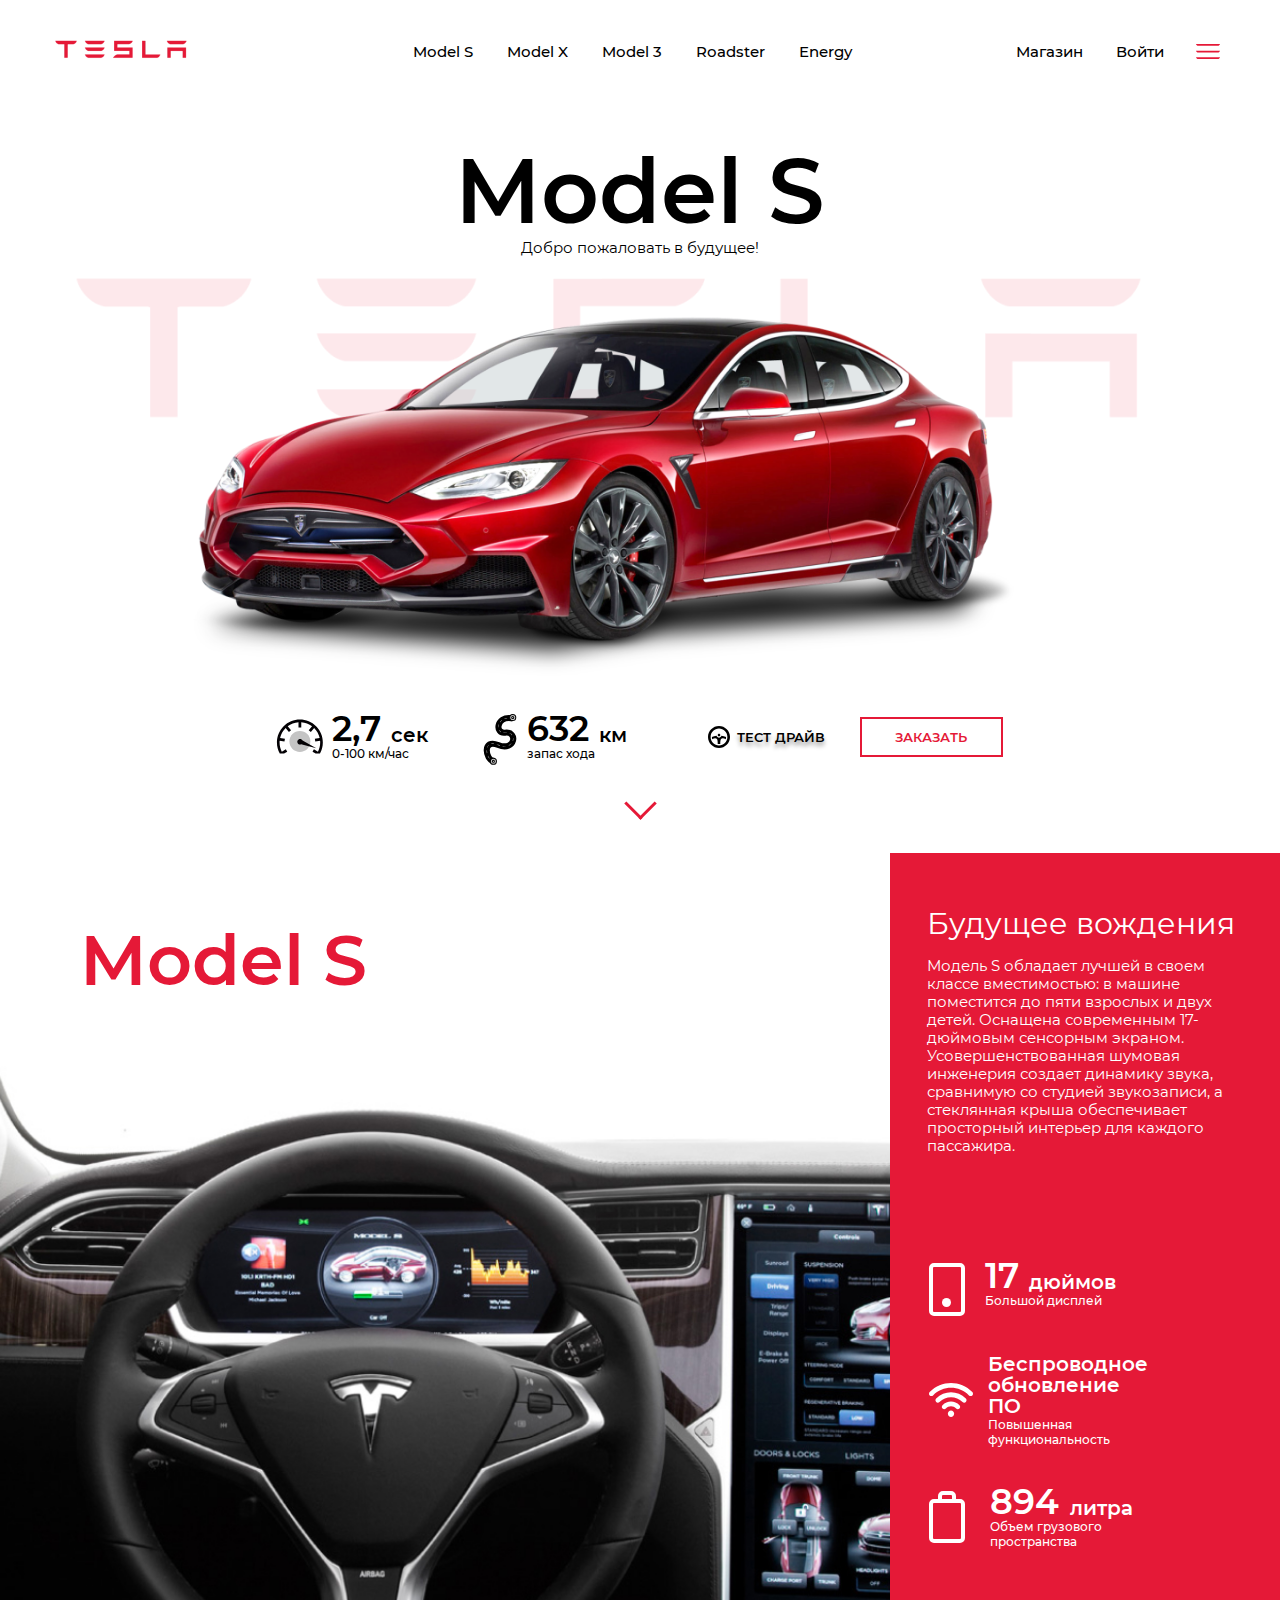
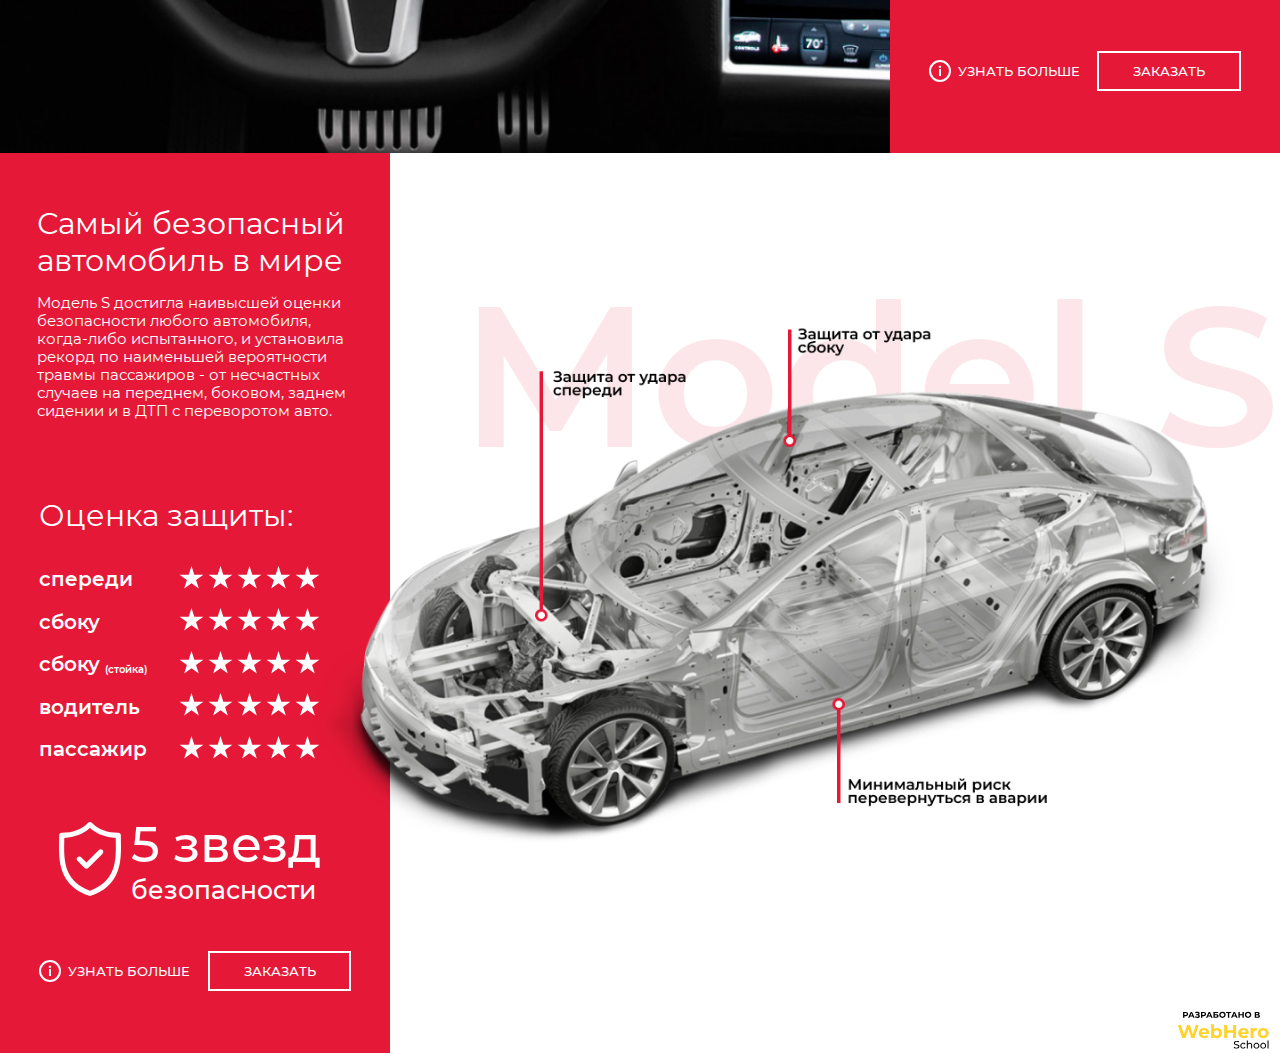
<file: index.html>
<!DOCTYPE html>
<html lang="ru">
<head>
 <meta charset="utf-8">
 <meta name="viewport" content="initial-scale=1.0, width=device-width">
 <link rel="stylesheet" href="fonts/fonts.css">
 <link rel="stylesheet" href="styles.css">
 <title>Tesla</title>
</head>
<body class="body">
  <svg style="display: none;">
    <symbol id="vector" viewBox="0 0 61 2">
        <path d="M4.60989 2H57.1099C58.3597 2 60.8599 0.551997 60.8599 0C60.8599 0 59.8456 9.53111e-06 58.5957 9.53111e-06H3.12404C1.87423 9.53111e-06 0.859894 0 0.859894 0C0.859894 0.551997 3.36008 2 4.60989 2Z"/>
    </symbol>
    <symbol id="burger" viewBox="0 0 24 15">
      <path d="M1.5 1.76471H22.5C22.9999 1.76471 24 0.487058 24 0C24 0 23.5943 8.40983e-06 23.0943 8.40983e-06H0.90566C0.405736 8.40983e-06 0 0 0 0C0 0.487058 1.00008 1.76471 1.5 1.76471Z"/>
      <path d="M1.5 8.43751H22.5C22.9999 8.43751 24 7.15985 24 6.67279C24 6.67279 23.5943 6.6728 23.0943 6.6728H0.90566C0.405736 6.6728 0 6.67279 0 6.67279C0 7.15985 1.00008 8.43751 1.5 8.43751Z"/>
      <path d="M1.5 15H22.5C22.9999 15 24 13.7223 24 13.2353C24 13.2353 23.5943 13.2353 23.0943 13.2353H0.90566C0.405736 13.2353 0 13.2353 0 13.2353C0 13.7223 1.00008 15 1.5 15Z"/>
    </symbol>
    <symbol id="speed" viewBox="0 0 134 102">
      <path d="M96.827 64.7326C96.827 81.3076 83.32 94.7444 66.6582 94.7444C49.9965 94.7444 36.4895 81.3076 36.4895 64.7326C36.4895 48.1575 49.9965 34.7208 66.6582 34.7208C83.32 34.7208 96.827 48.1575 96.827 64.7326Z" fill="#C4C4C4"/>
      <path d="M59.9929 68.6314C58.1224 64.6053 59.8573 59.8377 63.8484 58.0026C67.8309 56.1715 72.5828 57.9567 74.4533 61.9828L113.896 83.9728L70.1644 72.8114C66.2725 74.3106 61.7946 72.5092 59.9929 68.6314Z" fill="#030104"/>
      <path d="M20.0428 20.6684C32.4946 8.22633 49.0496 1.37427 66.6582 1.37427C84.2672 1.37427 100.823 8.22633 113.274 20.6684C125.726 33.1105 132.583 49.6529 132.583 67.2485C132.583 78.6098 129.718 89.5284 124.34 99.1905H112.018L103.006 93.9909L106.986 87.1023L118.574 93.7882C122.668 85.8233 124.981 76.801 124.981 67.2485C124.981 65.558 124.904 63.885 124.763 62.2304L110.945 64.6648L109.563 56.8315L123.543 54.3685C121.045 43.3473 115.412 33.5021 107.635 25.8201L98.1628 37.1L92.0648 31.9872L101.608 20.6223C92.8572 14.0559 82.2044 9.89135 70.6382 9.10906V24.195H62.6783V9.10906C51.1121 9.89197 40.4593 14.0562 31.7077 20.6226L41.2517 31.9872L35.154 37.1L25.6819 25.8198C17.9043 33.5021 12.272 43.3473 9.77393 54.3682L23.7534 56.8318L22.3708 64.6645L8.55456 62.2298C8.41286 63.8847 8.33601 65.5574 8.33601 67.2479C8.33601 76.801 10.6478 85.8236 14.7424 93.7879L26.3308 87.1026L30.3104 93.9909L21.2987 99.1899H8.97659C3.59811 89.5278 0.733978 78.6092 0.733978 67.2479C0.733673 49.6526 7.59155 33.1099 20.0428 20.6684Z" fill="#030104"/>
    </symbol>
    <symbol id="road_dasktop" viewBox="0 0 41 58">
      <path fill-rule="evenodd" clip-rule="evenodd" d="M21.3113 15.508C22.0047 16.439 23.2427 17.1217 25.2946 16.8469C28.8975 16.3644 31.6855 17.4456 33.3582 19.5167C34.9898 21.5368 35.3643 24.2642 34.6618 26.7102C33.9519 29.1819 32.1264 31.4474 29.2582 32.583C26.3942 33.717 22.6671 33.6599 18.216 31.8717C14.3494 30.3183 12.1258 30.5701 10.9292 31.2703C9.76165 31.9534 9.07789 33.3612 9.00606 35.3528C8.93489 37.3258 9.49503 39.5733 10.458 41.3899C11.4548 43.2703 12.6763 44.3246 13.6957 44.5294L13.1048 47.4706C10.7649 47.0006 8.95819 44.9658 7.80743 42.795C6.62285 40.5604 5.91602 37.7947 6.00801 35.2447C6.09932 32.7132 7.00882 30.0882 9.41418 28.6809C11.7904 27.2906 15.1193 27.3945 19.3343 29.0879C23.2814 30.6736 26.189 30.5716 28.1539 29.7937C30.1147 29.0173 31.3125 27.5041 31.7784 25.882C32.2516 24.2343 31.9543 22.5531 31.0244 21.4017C30.1357 20.3013 28.4726 19.4481 25.6928 19.8203C22.7058 20.2203 20.3325 19.216 18.9054 17.3002C17.5292 15.4527 17.1937 12.9741 17.7342 10.6548C18.28 8.31217 19.7384 6.01641 22.1216 4.4575C24.5164 2.89101 27.7478 2.12943 31.744 2.67673L31.3369 5.64898C27.9426 5.1841 25.4632 5.85647 23.7639 6.96808C22.0529 8.08727 21.0338 9.71377 20.6559 11.3356C20.2725 12.9807 20.5669 14.5087 21.3113 15.508Z" fill="black" stroke="black" stroke-width="3"/>
      <path fill-rule="evenodd" clip-rule="evenodd" d="M31.5133 4.36101C31.0533 4.298 30.6067 4.2542 30.1736 4.22836L30.1974 3.82907C30.641 3.85553 31.0978 3.90036 31.5676 3.96471L31.5133 4.36101ZM27.487 4.30828C26.5394 4.42942 25.6762 4.6483 24.896 4.9451L24.7538 4.57124C25.5647 4.26275 26.4587 4.03648 27.4363 3.91151L27.487 4.30828ZM22.5651 6.22218C21.8251 6.77927 21.2089 7.42361 20.7144 8.1187L20.3885 7.88681C20.9064 7.15888 21.5511 6.4848 22.3245 5.90261L22.5651 6.22218ZM19.5383 10.492C19.2674 11.3689 19.1549 12.2601 19.1966 13.1098L18.7971 13.1294C18.753 12.2313 18.8721 11.2936 19.1561 10.374L19.5383 10.492ZM19.8617 15.6393C20.2706 16.4114 20.8632 17.0592 21.6351 17.5108L21.4331 17.856C20.5921 17.364 19.9492 16.6592 19.5082 15.8265L19.8617 15.6393ZM25.4671 18.1354C26.0153 18.062 26.5366 18.0289 27.031 18.0327L27.0279 18.4327C26.5535 18.429 26.051 18.4607 25.5202 18.5318C25.0279 18.5978 24.5606 18.6198 24.1189 18.6016L24.1354 18.202C24.5522 18.2191 24.9962 18.1984 25.4671 18.1354ZM30.0887 18.633C31.1283 19.0834 31.9437 19.7615 32.5346 20.5791L32.2104 20.8134C31.6614 20.0538 30.9029 19.4217 29.9297 19.0001L30.0887 18.633ZM33.6511 23.5C33.7732 24.5216 33.6663 25.5879 33.334 26.6067L32.9537 26.4827C33.2685 25.5175 33.3689 24.5097 33.2539 23.5475L33.6511 23.5ZM14.6936 29.5255C13.6425 29.376 12.732 29.3912 11.9491 29.5384L11.8752 29.1452C12.7085 28.9886 13.6637 28.975 14.7499 29.1295L14.6936 29.5255ZM31.7737 29.3109C31.1083 30.0526 30.2724 30.6904 29.2687 31.1628L29.0984 30.8008C30.0534 30.3514 30.846 29.746 31.4759 29.0438L31.7737 29.3109ZM18.7006 30.6654C18.2456 30.4826 17.8073 30.3217 17.3851 30.1815L17.5111 29.8019C17.9416 29.9448 18.3876 30.1086 18.8497 30.2942C19.3381 30.4904 19.8142 30.6632 20.2779 30.8138L20.1543 31.1943C19.6817 31.0407 19.1971 30.8648 18.7006 30.6654ZM9.53944 30.6826C8.87649 31.2772 8.40685 32.0545 8.10782 32.95L7.72841 32.8233C8.04526 31.8745 8.5488 31.0338 9.27236 30.3848L9.53944 30.6826ZM26.2685 31.9792C25.3197 32.08 24.2835 32.0628 23.161 31.9044L23.2169 31.5084C24.3096 31.6625 25.3128 31.6785 26.2263 31.5814L26.2685 31.9792ZM7.70004 35.6573C7.69718 36.555 7.8044 37.4873 8.00519 38.4081L7.61437 38.4934C7.40806 37.5472 7.29708 36.5858 7.30005 35.6561L7.70004 35.6573ZM8.8538 41.0486C9.23517 41.9309 9.69747 42.748 10.2202 43.4495L9.89949 43.6885C9.35588 42.959 8.87868 42.1143 8.48664 41.2074L8.8538 41.0486ZM12.1993 45.3144C12.6017 45.5524 13.0168 45.719 13.4396 45.8039L13.3608 46.1961C12.8882 46.1012 12.4313 45.9163 11.9957 45.6588L12.1993 45.3144Z" fill="white" stroke="black" stroke-width="0.4" stroke-dasharray="3 3"/>
      <path d="M17 46.5C17 48.1569 15.6569 49.5 14 49.5C12.3431 49.5 11 48.1569 11 46.5C11 44.8431 12.3431 43.5 14 43.5C15.6569 43.5 17 44.8431 17 46.5Z" fill="#C4C4C4" stroke="black"/>
      <path d="M15 46.5C15 47.0523 14.5523 47.5 14 47.5C13.4477 47.5 13 47.0523 13 46.5C13 45.9477 13.4477 45.5 14 45.5C14.5523 45.5 15 45.9477 15 46.5Z" fill="white" stroke="black"/>
      <path d="M36 3.5C36 5.15685 34.6569 6.5 33 6.5C31.3431 6.5 30 5.15685 30 3.5C30 1.84315 31.3431 0.5 33 0.5C34.6569 0.5 36 1.84315 36 3.5Z" fill="#C4C4C4" stroke="black"/>
      <path d="M34 3.5C34 4.05228 33.5523 4.5 33 4.5C32.4477 4.5 32 4.05228 32 3.5C32 2.94772 32.4477 2.5 33 2.5C33.5523 2.5 34 2.94772 34 3.5Z" fill="white" stroke="black"/>
    </symbol>
    <symbol id="testdrive" viewBox="0 0 22 22">
      <path d="M11 0C4.95819 0 0 4.95819 0 11C0 17.0418 4.95819 22 11 22C17.0418 22 22 17.0418 22 11C22 4.95819 17.0418 0 11 0ZM11 19.3789C6.38002 19.3789 2.62109 15.62 2.62109 11C2.62109 6.38002 6.38002 2.62109 11 2.62109C15.62 2.62109 19.3789 6.38002 19.3789 11C19.3789 15.62 15.62 19.3789 11 19.3789Z"/>
      <path d="M12.2891 9.06641C12.2891 9.77841 11.712 10.3555 11 10.3555C10.288 10.3555 9.71094 9.77841 9.71094 9.06641C9.71094 8.3544 10.288 7.77734 11 7.77734C11.712 7.77734 12.2891 8.3544 12.2891 9.06641Z"/>
      <path d="M11 11.6446C9.85814 11.6446 8.89873 10.8936 8.56085 9.86356C6.85503 10.0495 5.26434 10.4067 3.91402 10.926C3.91368 10.9509 3.91016 10.975 3.91016 11C3.91016 11.7449 4.02715 12.4627 4.24098 13.1377C5.29573 12.5872 6.32849 12.2891 7.13281 12.2891C7.80571 12.2891 8.32251 12.4793 8.71208 12.8714C9.61275 13.7759 9.71597 15.6118 9.71799 17.9677C10.1344 18.0442 10.5618 18.0899 11 18.0899C11.4384 18.0899 11.8658 18.0442 12.2825 17.9677C12.284 15.6136 12.3867 13.7769 13.2879 12.8714C13.6775 12.4798 14.1936 12.2891 14.8672 12.2891C15.6609 12.2891 16.6959 12.5758 17.7605 13.1335C17.9737 12.4598 18.0898 11.7434 18.0898 11C18.0898 10.9755 18.0863 10.9519 18.0862 10.9275C16.6232 10.3634 15.0045 10.0348 13.4393 9.86322C13.1014 10.8936 12.142 11.6446 11 11.6446Z"/>
    </symbol>
    <symbol id="display" viewBox="0 0 36 53">
      <rect x="2" y="2" width="32" height="49" rx="3" stroke="white" stroke-width="4"/>
      <circle cx="17.5" cy="39.5" r="4.5" fill="white"/>
    </symbol>
    <symbol id="wifi" viewBox="0 0 44 34">
      <path d="M7.1535 15.6233C6.23627 16.561 6.23627 18.087 7.1535 19.0339C8.07073 19.9716 9.56347 19.9716 10.4897 19.0339C16.8384 12.5437 27.1707 12.5437 33.5193 19.0339C33.9779 19.5028 34.5804 19.7418 35.1829 19.7418C35.7854 19.7418 36.3879 19.5028 36.8465 19.0339C37.7638 18.0962 37.7638 16.5702 36.8465 15.6233C28.6634 7.2486 15.3366 7.2486 7.1535 15.6233Z" fill="white"/>
      <path d="M13.5201 22.1319C12.6029 23.0696 12.6029 24.5956 13.5201 25.5425C14.4374 26.4802 15.9301 26.4802 16.8563 25.5425C19.6889 22.6376 24.3111 22.6376 27.1437 25.5425C27.6023 26.0114 28.2048 26.2504 28.8073 26.2504C29.4098 26.2504 30.0123 26.0114 30.4709 25.5425C31.3881 24.6048 31.3881 23.0788 30.4709 22.1411C25.8038 17.3516 18.1962 17.3516 13.5201 22.1319Z" fill="white"/>
      <path d="M22 33.9999C23.7333 33.9999 25.1384 32.5635 25.1384 30.7916C25.1384 29.0197 23.7333 27.5833 22 27.5833C20.2667 27.5833 18.8616 29.0197 18.8616 30.7916C18.8616 32.5635 20.2667 33.9999 22 33.9999Z" fill="white"/>
      <path d="M43.3121 9.00446C31.559 -3.00149 12.441 -3.00149 0.687922 9.00446C-0.229307 9.94214 -0.229307 11.4682 0.687922 12.415C1.60515 13.3527 3.0979 13.3527 4.02412 12.415C13.9338 2.27525 30.0662 2.27525 39.9849 12.415C40.4435 12.8839 41.046 13.1229 41.6485 13.1229C42.251 13.1229 42.8535 12.8839 43.3121 12.415C44.2293 11.4774 44.2293 9.95133 43.3121 9.00446Z" fill="white"/>
    </symbol>
    <symbol id="bag" viewBox="0 0 36 52">
      <rect x="2" y="10" width="32" height="40" rx="3" stroke="white" stroke-width="4"/>
      <path d="M11 5C11 3.34315 12.3431 2 14 2H22C23.6569 2 25 3.34315 25 5V10H11V5Z" stroke="white" stroke-width="4"/>
    </symbol>
    <symbol id="i" viewBox="0 0 22 22">
      <circle cx="11" cy="11" r="10" stroke="white" stroke-width="2"/>
      <path d="M10.9949 8.031C11.7489 8.031 12.2559 7.537 12.2559 6.861C12.2559 6.237 11.7489 5.769 10.9949 5.769C10.2409 5.769 9.73392 6.263 9.73392 6.9C9.73392 7.537 10.2409 8.031 10.9949 8.031ZM9.98092 16H12.0089V9.006H9.98092V16Z" fill="white"/>
    </symbol>
    <symbol id="star" viewBox="0 0 25 23">
      <path d="M12.5 0L15.3064 8.63729H24.3882L17.0409 13.9754L19.8473 22.6127L12.5 17.2746L5.15268 22.6127L7.95911 13.9754L0.611794 8.63729H9.69357L12.5 0Z" fill="white"/>
    </symbol>
    <symbol id="security" viewBox="0 0 62 74">
      <path d="M61.9204 19.0536C61.8825 17.0557 61.8464 15.1683 61.8464 13.3424C61.8464 11.9119 60.6904 10.7522 59.2637 10.7522C48.2184 10.7522 39.8089 7.56873 32.7991 0.73341C31.7963 -0.244643 30.2006 -0.244297 29.1982 0.73341C22.1891 7.56873 13.7809 10.7522 2.73633 10.7522C1.31 10.7522 0.153644 11.9119 0.153644 13.3424C0.153644 15.1687 0.117831 17.0567 0.079607 19.055C-0.274393 37.6477 -0.759247 63.1112 30.1527 73.857C30.4268 73.9523 30.7126 74 30.9985 74C31.2843 74 31.5704 73.9523 31.8442 73.857C62.7586 63.1109 62.2744 37.6466 61.9204 19.0536ZM30.9988 68.6611C4.48773 59.0025 4.88856 37.8442 5.24429 19.1538C5.26564 18.032 5.2863 16.9448 5.30076 15.8791C15.6453 15.4412 23.9174 12.2974 30.9988 6.11063C38.0809 12.2974 46.3544 15.4415 56.6996 15.8791C56.7141 16.9445 56.7347 18.031 56.7561 19.152C57.1115 37.8431 57.5119 59.0022 30.9988 68.6611Z" fill="white"/>
      <path d="M39.8925 28.0021L27.4271 40.5031L22.1078 35.1683C21.0992 34.1571 19.4639 34.1571 18.4556 35.1683C17.447 36.1802 17.447 37.82 18.4556 38.8315L25.601 45.9977C26.1052 46.5033 26.7663 46.7561 27.4271 46.7561C28.088 46.7561 28.7491 46.5033 29.2533 45.9977L43.5445 31.6654C44.5534 30.6538 44.5534 29.0137 43.5448 28.0025C42.5365 26.9909 40.9012 26.9906 39.8925 28.0021Z" fill="white"/>
    </symbol>
    <symbol id="protection1" viewBox="0 0 14 281">
      <rect x="5" width="4" height="271" fill="#E51937"/>
      <circle cx="7" cy="274" r="5.5" fill="white" stroke="#E51937" stroke-width="3"/>
    </symbol>
    <symbol id="protection2" viewBox="0 0 14 132">
      <rect x="5" width="4" height="122" fill="#E51937"/>
      <circle cx="7" cy="125" r="5.5" fill="white" stroke="#E51937" stroke-width="3"/>
    </symbol>
    <symbol id="protection3" viewBox="0 0 14 118">
      <rect x="9" y="118" width="4.00001" height="108" transform="rotate(-180 9 118)" fill="#E51937"/>
      <circle cx="7" cy="7" r="5.5" transform="rotate(-180 7 7)" fill="white" stroke="#E51937" stroke-width="3"/>
    </symbol>
    <symbol id="footer" viewBox="0 0 94 39">
      <path d="M21.5401 14.3821L17.1798 27.7971H13.8667L10.9345 18.7132L7.90701 27.7971H4.61298L0.233643 14.3821H3.43246L6.44089 23.8109L9.58259 14.3821H12.4387L15.4852 23.8876L18.5888 14.3821H21.5401Z" fill="#FFD22E"/>
      <path d="M32.3261 22.6803C32.3261 22.7187 32.3071 22.987 32.2689 23.4852H24.5195C24.659 24.124 24.9891 24.6287 25.5095 24.9992C26.0299 25.3697 26.6774 25.555 27.4517 25.555C27.9849 25.555 28.4545 25.4783 28.8607 25.325C29.2795 25.1589 29.6667 24.9034 30.0222 24.5584L31.6026 26.2832C30.6378 27.3948 29.2288 27.9505 27.3755 27.9505C26.2203 27.9505 25.1984 27.7269 24.31 27.2798C23.4213 26.8198 22.7359 26.1874 22.2536 25.3825C21.7712 24.5776 21.53 23.6641 21.53 22.642C21.53 21.6327 21.7649 20.7256 22.2345 19.9207C22.7168 19.103 23.3706 18.4706 24.1958 18.0234C25.0335 17.5635 25.9664 17.3335 26.9946 17.3335C27.9974 17.3335 28.9051 17.5507 29.7175 17.9851C30.53 18.4195 31.1645 19.0455 31.6216 19.8632C32.0913 20.6681 32.3261 21.6071 32.3261 22.6803ZM27.0137 19.5949C26.341 19.5949 25.776 19.7865 25.3191 20.1698C24.8622 20.5531 24.5829 21.0769 24.4813 21.7413H29.5271C29.4255 21.0897 29.1463 20.5723 28.6894 20.189C28.2323 19.7929 27.6738 19.5949 27.0137 19.5949Z" fill="#FFD22E"/>
      <path d="M40.3592 17.3336C41.3114 17.3336 42.1745 17.5572 42.9487 18.0043C43.7358 18.4387 44.3515 19.0584 44.7958 19.8633C45.24 20.6554 45.4622 21.5817 45.4622 22.6421C45.4622 23.7025 45.24 24.6352 44.7958 25.4401C44.3515 26.2322 43.7358 26.8519 42.9487 27.299C42.1745 27.7334 41.3114 27.9506 40.3592 27.9506C38.9502 27.9506 37.8776 27.5035 37.1414 26.6091V27.7973H34.3043V13.5774H37.2747V18.5793C38.0236 17.7488 39.0518 17.3336 40.3592 17.3336ZM39.8451 25.4976C40.6068 25.4976 41.2288 25.2421 41.7111 24.731C42.2063 24.2072 42.4537 23.5109 42.4537 22.6421C42.4537 21.7733 42.2063 21.0834 41.7111 20.5724C41.2288 20.0485 40.6068 19.7866 39.8451 19.7866C39.0836 19.7866 38.4552 20.0485 37.9601 20.5724C37.4779 21.0834 37.2366 21.7733 37.2366 22.6421C37.2366 23.5109 37.4779 24.2072 37.9601 24.731C38.4552 25.2421 39.0836 25.4976 39.8451 25.4976Z" fill="#FFD22E"/>
      <path d="M59.8832 14.3821V27.7971H56.7985V22.2969H50.7436V27.7971H47.6591V14.3821H50.7436V19.6714H56.7985V14.3821H59.8832Z" fill="#FFD22E"/>
      <path d="M72.859 22.6803C72.859 22.7187 72.84 22.987 72.802 23.4852H65.0523C65.1921 24.124 65.522 24.6287 66.0426 24.9992C66.563 25.3697 67.2103 25.555 67.9846 25.555C68.5177 25.555 68.9874 25.4783 69.3936 25.325C69.8126 25.1589 70.1997 24.9034 70.5552 24.5584L72.1354 26.2832C71.1707 27.3948 69.7619 27.9505 67.9085 27.9505C66.7534 27.9505 65.7315 27.7269 64.8431 27.2798C63.9544 26.8198 63.2689 26.1874 62.7865 25.3825C62.3042 24.5776 62.0631 23.6641 62.0631 22.642C62.0631 21.6327 62.298 20.7256 62.7676 19.9207C63.2499 19.103 63.9037 18.4706 64.7287 18.0234C65.5664 17.5635 66.4995 17.3335 67.5277 17.3335C68.5305 17.3335 69.438 17.5507 70.2504 17.9851C71.0628 18.4195 71.6976 19.0455 72.1545 19.8632C72.6242 20.6681 72.859 21.6071 72.859 22.6803ZM67.5467 19.5949C66.8741 19.5949 66.3091 19.7865 65.8522 20.1698C65.3951 20.5531 65.1158 21.0769 65.0144 21.7413H70.06C69.9586 21.0897 69.6794 20.5723 69.2223 20.189C68.7654 19.7929 68.2068 19.5949 67.5467 19.5949Z" fill="#FFD22E"/>
      <path d="M77.6764 18.8475C78.0319 18.3492 78.5079 17.9723 79.1045 17.7168C79.7139 17.4613 80.4119 17.3335 81.199 17.3335V20.0932C80.869 20.0676 80.6468 20.0548 80.5326 20.0548C79.6821 20.0548 79.0157 20.2976 78.5334 20.7831C78.051 21.2558 77.8098 21.9713 77.8098 22.9295V27.7972H74.8395V17.4868H77.6764V18.8475Z" fill="#FFD22E"/>
      <path d="M87.7439 27.9505C86.6648 27.9505 85.6938 27.7269 84.8307 27.2798C83.9802 26.8198 83.3138 26.1874 82.8314 25.3825C82.3491 24.5776 82.1078 23.6641 82.1078 22.642C82.1078 21.6199 82.3491 20.7064 82.8314 19.9015C83.3138 19.0966 83.9802 18.4706 84.8307 18.0234C85.6938 17.5635 86.6648 17.3335 87.7439 17.3335C88.8228 17.3335 89.7875 17.5635 90.638 18.0234C91.4886 18.4706 92.155 19.0966 92.6374 19.9015C93.1197 20.7064 93.3608 21.6199 93.3608 22.642C93.3608 23.6641 93.1197 24.5776 92.6374 25.3825C92.155 26.1874 91.4886 26.8198 90.638 27.2798C89.7875 27.7269 88.8228 27.9505 87.7439 27.9505ZM87.7439 25.4975C88.5054 25.4975 89.1276 25.242 89.6099 24.7309C90.1049 24.2071 90.3525 23.5108 90.3525 22.642C90.3525 21.7732 90.1049 21.0833 89.6099 20.5723C89.1276 20.0484 88.5054 19.7865 87.7439 19.7865C86.9822 19.7865 86.3539 20.0484 85.8589 20.5723C85.3639 21.0833 85.1163 21.7732 85.1163 22.642C85.1163 23.5108 85.3639 24.2071 85.8589 24.7309C86.3539 25.242 86.9822 25.4975 87.7439 25.4975Z" fill="#FFD22E"/>
      <path d="M60.3972 38.5633C59.8241 38.5633 59.2692 38.4757 58.7324 38.3004C58.2031 38.1181 57.7858 37.8844 57.4812 37.5996L57.8838 36.7454C58.1739 37.0083 58.5439 37.2236 58.9935 37.3916C59.4506 37.5523 59.9184 37.6326 60.3972 37.6326C61.0282 37.6326 61.4998 37.5266 61.8116 37.3149C62.1235 37.0959 62.2796 36.8075 62.2796 36.4498C62.2796 36.1871 62.1925 35.9752 62.0184 35.8147C61.8515 35.6468 61.6412 35.5191 61.3873 35.4314C61.1406 35.3438 60.789 35.2452 60.3319 35.1358C59.7589 34.9969 59.2947 34.8583 58.9392 34.7195C58.591 34.5809 58.29 34.3692 58.0361 34.0844C57.7894 33.7924 57.6663 33.4019 57.6663 32.9125C57.6663 32.5037 57.7713 32.135 57.9818 31.8066C58.1994 31.478 58.5258 31.2152 58.961 31.0181C59.3961 30.821 59.9365 30.7224 60.5821 30.7224C61.0318 30.7224 61.4744 30.7808 61.9096 30.8976C62.3448 31.0145 62.7184 31.1824 63.0302 31.4014L62.6711 32.2775C62.352 32.0731 62.0112 31.9197 61.6484 31.8175C61.2857 31.708 60.9304 31.6533 60.5821 31.6533C59.9657 31.6533 59.5013 31.7664 59.1895 31.9927C58.8849 32.219 58.7324 32.511 58.7324 32.8688C58.7324 33.1317 58.8195 33.347 58.9935 33.515C59.1678 33.6755 59.3816 33.8034 59.6355 33.8983C59.8967 33.9859 60.2486 34.0808 60.691 34.183C61.264 34.3216 61.7245 34.4605 62.0728 34.5991C62.421 34.7377 62.7184 34.9496 62.965 35.2343C63.2187 35.5191 63.3457 35.9023 63.3457 36.3842C63.3457 36.7857 63.237 37.1544 63.0194 37.4901C62.8017 37.8186 62.4717 38.0815 62.0293 38.2786C61.5867 38.4684 61.0427 38.5633 60.3972 38.5633Z" fill="black"/>
      <path d="M67.2958 38.5418C66.7081 38.5418 66.1824 38.4141 65.718 38.1585C65.2611 37.9029 64.902 37.5526 64.6409 37.1072C64.3797 36.6545 64.2491 36.1435 64.2491 35.574C64.2491 35.0045 64.3797 34.4972 64.6409 34.0518C64.902 33.5993 65.2611 33.2488 65.718 33.0005C66.1824 32.7451 66.7081 32.6172 67.2958 32.6172C67.818 32.6172 68.2822 32.7232 68.6884 32.9349C69.1018 33.1466 69.4209 33.4532 69.6459 33.8547L68.8516 34.3695C68.6703 34.0921 68.4454 33.884 68.177 33.7452C67.9086 33.6066 67.6112 33.5372 67.2849 33.5372C66.9077 33.5372 66.5667 33.6211 66.262 33.7891C65.9647 33.9569 65.7289 34.1979 65.5549 34.5118C65.3881 34.8184 65.3046 35.1725 65.3046 35.574C65.3046 35.9828 65.3881 36.3442 65.5549 36.6581C65.7289 36.9649 65.9647 37.2021 66.262 37.3701C66.5667 37.538 66.9077 37.6218 67.2849 37.6218C67.6112 37.6218 67.9086 37.5526 68.177 37.4138C68.4454 37.2751 68.6703 37.0671 68.8516 36.7897L69.6459 37.2934C69.4209 37.6949 69.1018 38.0051 68.6884 38.2243C68.2822 38.4359 67.818 38.5418 67.2958 38.5418Z" fill="black"/>
      <path d="M74.0036 32.6164C74.7362 32.6164 75.3166 32.8319 75.7445 33.2626C76.1797 33.6861 76.3974 34.3102 76.3974 35.1353V38.4752H75.3528V35.2557C75.3528 34.6935 75.2186 34.2701 74.9502 33.9854C74.6819 33.7007 74.2974 33.5582 73.7968 33.5582C73.2311 33.5582 72.785 33.7262 72.4587 34.0619C72.1322 34.3906 71.969 34.8651 71.969 35.4856V38.4752H70.9244V30.3496H71.969V33.4926C72.1867 33.2152 72.4696 32.9997 72.8176 32.8465C73.1731 32.6931 73.5685 32.6164 74.0036 32.6164Z" fill="black"/>
      <path d="M80.8323 38.5418C80.2593 38.5418 79.7443 38.4141 79.2874 38.1585C78.8303 37.9029 78.4713 37.5526 78.2102 37.1072C77.9563 36.6545 77.8293 36.1435 77.8293 35.574C77.8293 35.0045 77.9563 34.4972 78.2102 34.0518C78.4713 33.5993 78.8303 33.2488 79.2874 33.0005C79.7443 32.7451 80.2593 32.6172 80.8323 32.6172C81.4053 32.6172 81.9167 32.7451 82.3664 33.0005C82.8235 33.2488 83.1788 33.5993 83.4327 34.0518C83.6938 34.4972 83.8244 35.0045 83.8244 35.574C83.8244 36.1435 83.6938 36.6545 83.4327 37.1072C83.1788 37.5526 82.8235 37.9029 82.3664 38.1585C81.9167 38.4141 81.4053 38.5418 80.8323 38.5418ZM80.8323 37.6218C81.2023 37.6218 81.5322 37.538 81.8224 37.3701C82.1199 37.1948 82.3519 36.9538 82.5187 36.6472C82.6857 36.3333 82.769 35.9755 82.769 35.574C82.769 35.1725 82.6857 34.8184 82.5187 34.5118C82.3519 34.1979 82.1199 33.9569 81.8224 33.7891C81.5322 33.6211 81.2023 33.5372 80.8323 33.5372C80.4623 33.5372 80.1287 33.6211 79.8314 33.7891C79.5413 33.9569 79.3091 34.1979 79.1351 34.5118C78.9681 34.8184 78.8848 35.1725 78.8848 35.574C78.8848 35.9755 78.9681 36.3333 79.1351 36.6472C79.3091 36.9538 79.5413 37.1948 79.8314 37.3701C80.1287 37.538 80.4623 37.6218 80.8323 37.6218Z" fill="black"/>
      <path d="M87.7364 38.5418C87.1632 38.5418 86.6484 38.4141 86.1913 38.1585C85.7344 37.9029 85.3753 37.5526 85.1141 37.1072C84.8602 36.6545 84.7333 36.1435 84.7333 35.574C84.7333 35.0045 84.8602 34.4972 85.1141 34.0518C85.3753 33.5993 85.7344 33.2488 86.1913 33.0005C86.6484 32.7451 87.1632 32.6172 87.7364 32.6172C88.3094 32.6172 88.8208 32.7451 89.2705 33.0005C89.7274 33.2488 90.0829 33.5993 90.3368 34.0518C90.598 34.4972 90.7285 35.0045 90.7285 35.574C90.7285 36.1435 90.598 36.6545 90.3368 37.1072C90.0829 37.5526 89.7274 37.9029 89.2705 38.1585C88.8208 38.4141 88.3094 38.5418 87.7364 38.5418ZM87.7364 37.6218C88.1062 37.6218 88.4364 37.538 88.7265 37.3701C89.0238 37.1948 89.256 36.9538 89.4228 36.6472C89.5896 36.3333 89.6731 35.9755 89.6731 35.574C89.6731 35.1725 89.5896 34.8184 89.4228 34.5118C89.256 34.1979 89.0238 33.9569 88.7265 33.7891C88.4364 33.6211 88.1062 33.5372 87.7364 33.5372C87.3664 33.5372 87.0327 33.6211 86.7353 33.7891C86.4452 33.9569 86.213 34.1979 86.039 34.5118C85.8722 34.8184 85.7887 35.1725 85.7887 35.574C85.7887 35.9755 85.8722 36.3333 86.039 36.6472C86.213 36.9538 86.4452 37.1948 86.7353 37.3701C87.0327 37.538 87.3664 37.6218 87.7364 37.6218Z" fill="black"/>
      <path d="M92.1755 30.3496H93.2201V38.4752H92.1755V30.3496Z" fill="black"/>
      <path d="M8.09763 0.921696H5.48254V6.96314H6.88071V5.29743H8.09763C9.71156 5.29743 10.7213 4.46026 10.7213 3.11388C10.7213 1.75887 9.71156 0.921696 8.09763 0.921696ZM8.01995 4.15819H6.88071V2.06094H8.01995C8.87439 2.06094 9.30592 2.44932 9.30592 3.11388C9.30592 3.76981 8.87439 4.15819 8.01995 4.15819Z" fill="black"/>
      <path d="M15.9663 6.96314H17.4335L14.7321 0.921696H13.3512L10.6584 6.96314H12.0911L12.6262 5.66855H15.4312L15.9663 6.96314ZM13.075 4.60698L14.033 2.29397L14.991 4.60698H13.075Z" fill="black"/>
      <path d="M21.6696 3.81296C22.2047 3.57993 22.5413 3.11388 22.5413 2.527C22.5413 1.4309 21.3331 0.792236 19.9349 0.792236C19.2444 0.792236 18.5195 0.947588 17.8635 1.28418L18.2864 2.37164C18.8043 2.0782 19.3998 1.94011 19.909 1.94011C20.5908 1.94011 21.1259 2.19903 21.1259 2.69098C21.1259 3.08799 20.798 3.33828 20.2283 3.33828H18.8561V4.39121H20.3319C20.9619 4.39121 21.3762 4.61561 21.3762 5.07303C21.3762 5.63403 20.7289 5.92747 19.9349 5.92747C19.348 5.92747 18.6748 5.77212 18.1225 5.43552L17.6909 6.43668C18.4418 6.86821 19.2962 7.06671 20.0989 7.06671C21.5488 7.06671 22.7916 6.41078 22.7916 5.27154C22.7916 4.58972 22.3687 4.05462 21.6696 3.81296Z" fill="black"/>
      <path d="M26.5136 0.921696H23.8985V6.96314H25.2967V5.29743H26.5136C28.1275 5.29743 29.1373 4.46026 29.1373 3.11388C29.1373 1.75887 28.1275 0.921696 26.5136 0.921696ZM26.4359 4.15819H25.2967V2.06094H26.4359C27.2904 2.06094 27.7219 2.44932 27.7219 3.11388C27.7219 3.76981 27.2904 4.15819 26.4359 4.15819Z" fill="black"/>
      <path d="M34.3822 6.96314H35.8495L33.1481 0.921696H31.7672L29.0744 6.96314H30.5071L31.0422 5.66855H33.8471L34.3822 6.96314ZM31.491 4.60698L32.449 2.29397L33.407 4.60698H31.491Z" fill="black"/>
      <path d="M36.6506 6.96314H39.516C41.0695 6.96314 41.9585 6.26406 41.9585 5.05577C41.9585 3.89927 41.1731 3.27786 39.7145 3.27786H38.0402V2.03505H41.5269V0.921696H36.6506V6.96314ZM38.0402 5.92747V4.30491H39.4383C40.1719 4.30491 40.543 4.56383 40.543 5.09893C40.543 5.64266 40.1547 5.92747 39.4383 5.92747H38.0402Z" fill="black"/>
      <path d="M45.9051 7.06671C47.8038 7.06671 49.2106 5.74622 49.2106 3.94242C49.2106 2.13862 47.8038 0.818128 45.9051 0.818128C43.9977 0.818128 42.5996 2.14725 42.5996 3.94242C42.5996 5.73759 43.9977 7.06671 45.9051 7.06671ZM45.9051 5.87568C44.8263 5.87568 44.015 5.0903 44.015 3.94242C44.015 2.79455 44.8263 2.00916 45.9051 2.00916C46.9839 2.00916 47.7952 2.79455 47.7952 3.94242C47.7952 5.0903 46.9839 5.87568 45.9051 5.87568Z" fill="black"/>
      <path d="M54.8208 0.921696H49.582V2.06094H51.5066V6.96314H52.8876V2.06094H54.8208V0.921696Z" fill="black"/>
      <path d="M60.0213 6.96314H61.4885L58.7871 0.921696H57.4062L54.7135 6.96314H56.1462L56.6813 5.66855H59.4862L60.0213 6.96314ZM57.1301 4.60698L58.0881 2.29397L59.0461 4.60698H57.1301Z" fill="black"/>
      <path d="M66.4324 0.921696V3.30375H63.6879V0.921696H62.2897V6.96314H63.6879V4.48615H66.4324V6.96314H67.8306V0.921696H66.4324Z" fill="black"/>
      <path d="M72.2269 7.06671C74.1256 7.06671 75.5324 5.74622 75.5324 3.94242C75.5324 2.13862 74.1256 0.818128 72.2269 0.818128C70.3195 0.818128 68.9213 2.14725 68.9213 3.94242C68.9213 5.73759 70.3195 7.06671 72.2269 7.06671ZM72.2269 5.87568C71.148 5.87568 70.3368 5.0903 70.3368 3.94242C70.3368 2.79455 71.148 2.00916 72.2269 2.00916C73.3057 2.00916 74.117 2.79455 74.117 3.94242C74.117 5.0903 73.3057 5.87568 72.2269 5.87568Z" fill="black"/>
      <path d="M83.2396 3.81296C83.7747 3.55404 84.094 3.09662 84.094 2.48384C84.094 1.48269 83.2655 0.921696 81.8673 0.921696H79.0537V6.96314H82.0313C83.5589 6.96314 84.3788 6.31585 84.3788 5.26291C84.3788 4.5293 83.9732 4.02873 83.2396 3.81296ZM80.4432 1.95737H81.7465C82.3506 1.95737 82.6699 2.21629 82.6699 2.69098C82.6699 3.17429 82.3506 3.42458 81.7465 3.42458H80.4432V1.95737ZM81.9795 5.92747H80.4432V4.39984H81.9795C82.6268 4.39984 82.9634 4.6415 82.9634 5.15071C82.9634 5.67718 82.6268 5.92747 81.9795 5.92747Z" fill="black"/>
    </symbol>
  </svg>
	<header class="header">
    <div class="header__logo">
      <img src="img/Tesla-Logo.png" alt="" class="header__logo-img">
    </div>
    <nav class="header__nav">
      <a href="#" class="header__nav-link">Model S</a>
      <a href="#" class="header__nav-link">Model X</a>
      <a href="#" class="header__nav-link">Model 3</a>
      <a href="#" class="header__nav-link">Roadster</a>
      <a href="#" class="header__nav-link">Energy</a>
    </nav>
    <div class="header__menu">
        <a href="#" class="header__nav-link">Магазин</a>
        <a href="#" class="header__nav-link">Войти</a>
      <svg class="header__menu-burger">
        <use xlink:href="#burger"></use>
      </svg>
    </div>
  </header>
  <main class="main">
    <img class="main__img-background" src="img/Tesla-Background.png" alt="">
    <div class="main__title">
      <h1 class="main__h1">Model S</h1>
      <span class="main__span">
        Добро пожаловать в будущее!
      </span>
      <img class="main__img-tesla" src="img/tesla.png" alt="" >
    </div>
    <div class="main__wrap">
      <div class="main__inner">
        <div class="main__inner-speed">
          <svg class="main__img-speed">
            <use xlink:href="#speed"></use>
          </svg>
          <p class="main__text text-big">2,7</p>
          <p class="main__text text-norm">сек</p>
          <p class="main__text text-small">0-100 км/час</p>
        </div>
        <div class="main__inner-road">
          <svg class="main__img-road_dasktop">
            <use xlink:href="#road_dasktop"></use>
          </svg>
          <p class="main__text text-big">632</p>
          <p class="main__text text-small">запас хода</p>
          <p class="main__text text-norm">км</p>
        </div>
      </div>
      <div class="main__div-testdrive">
        <div class="testdrive__wrapper">
          <svg class="main__img-testdrive">
            <use xlink:href="#testdrive"></use>
          </svg>
          <a href="#" class="main__link text__link">Тест драйв</a>
        </div>
        <a href="#" class="main__button button">Заказать</a>
      </div>
    </div>
    <div class="main__vector">
      <div class="vector down">
      </div>
    </div>
  </main>
  <section class="section">
    <div class="section__img">
      <h2 class="section__h2">Model S</h2>
      <img src="img/tesla-cockpit.jpg" alt="" class="section__img-cockpit">
    </div>
    <div class="section__redbar">
      <div class="section__redbar-text">
        <h3 class="section__redbar-h3">Будущее вождения</h3>
        <p class="section__text">
          Модель S обладает лучшей в своем классе
          вместимостью: в машине поместится до пяти взрослых и двух детей.
          Оснащена современным 17-дюймовым сенсорным экраном.
          Усовершенствованная шумовая инженерия создает динамику звука,
          сравнимую со студией звукозаписи, а стеклянная крыша обеспечивает
          просторный интерьер для каждого пассажира.
        </p>
      </div>
      <div class="section__parameters">
        <div class="section__parameter">
          <svg class="section__parameter1-display">
            <use xlink:href="#display"></use>
          </svg>
           <p class="section__parameter1 text-big">17</p>
           <p  class="section__parameter1 text-norm">дюймов</p>
           <p class="section__parameter1 text-small">Большой дисплей</p>
        </div>
        <div class="section__parameter">
          <svg class="section__parameter2-wifi">
            <use xlink:href="#wifi"></use>
          </svg>
           <p class="section__parameter2 text-wifi">Беспроводное обновление ПО</p>
           <p class="section__parameter2 text-small">Повышенная функциональность</p>
        </div>
        <div class="section__parameter">
          <svg class="section__parameter3-bag">
            <use xlink:href="#bag"></use>
          </svg>
           <p class="section__parameter3 text-big">894</p>
           <p class="section__parameter3 text-norm">литра</p>
           <p class="section__parameter3 text-small">Объем грузового пространства</p>
        </div>
      </div>
      <div class="section__order">
        <div class="section__link">
          <svg class="section__order-img">
            <use xlink:href="#i"></use>
          </svg>
          <a href="#" class="section__link text__link">Узнать больше</a>
        </div>
        <a href="#" class="section__button button">Заказать</a>
      </div>
    </div>
    </section>
    <section class="section">
      <div class="section safety-wrap">
        <div class="section__redbar2">
          <div class="section__redbar-text">
            <h3 class="section__redbar-h3">Самый безопасный автомобиль в мире</h3>
            <p class="section__text">
              Модель S достигла наивысшей оценки безопасности любого автомобиля,
              когда-либо испытанного, и установила рекорд по наименьшей
              вероятности травмы пассажиров - от несчастных случаев на переднем,
              боковом, заднем сидении и в ДТП с переворотом авто.
            </p>
          </div>
          <div class="section__safety">
            <h3 class="section__redbar-h3">Оценка защиты:</h3>
            <div class="section__safety-item">
              <p class="section__safety_text">спереди</p>
              <div class="safety__star">
                <svg class="safety__img-star">
                  <use xlink:href="#star"></use>
                </svg>
                <svg class="safety__img-star">
                  <use xlink:href="#star"></use>
                </svg>
                <svg class="safety__img-star">
                  <use xlink:href="#star"></use>
                </svg>
                <svg class="safety__img-star">
                  <use xlink:href="#star"></use>
                </svg>
                <svg class="safety__img-star">
                  <use xlink:href="#star"></use>
                </svg>
              </div>
            </div>
            <div class="section__safety-item">
              <p class="section__safety_text">сбоку</p>
              <div class="safety__star">
                <svg class="safety__img-star">
                  <use xlink:href="#star"></use>
                </svg>
                <svg class="safety__img-star">
                  <use xlink:href="#star"></use>
                </svg>
                <svg class="safety__img-star">
                  <use xlink:href="#star"></use>
                </svg>
                <svg class="safety__img-star">
                  <use xlink:href="#star"></use>
                </svg>
                <svg class="safety__img-star">
                  <use xlink:href="#star"></use>
                </svg>
              </div>
            </div>
            <div class="section__safety-item">
              <div class="section__safety_item-text">
                <p class="section__safety_text">сбоку</p>
                <p class="section__safety_text-small">(стойка)</p>
              </div>
              <div class="safety__star">
                <svg class="safety__img-star">
                  <use xlink:href="#star"></use>
                </svg>
                <svg class="safety__img-star">
                  <use xlink:href="#star"></use>
                </svg>
                <svg class="safety__img-star">
                  <use xlink:href="#star"></use>
                </svg>
                <svg class="safety__img-star">
                  <use xlink:href="#star"></use>
                </svg>
                <svg class="safety__img-star">
                  <use xlink:href="#star"></use>
                </svg>
              </div>
            </div><div class="section__safety-item">
              <p class="section__safety_text">водитель</p>
              <div class="safety__star">
                <svg class="safety__img-star">
                  <use xlink:href="#star"></use>
                </svg>
                <svg class="safety__img-star">
                  <use xlink:href="#star"></use>
                </svg>
                <svg class="safety__img-star">
                  <use xlink:href="#star"></use>
                </svg>
                <svg class="safety__img-star">
                  <use xlink:href="#star"></use>
                </svg>
                <svg class="safety__img-star">
                  <use xlink:href="#star"></use>
                </svg>
              </div>
            </div><div class="section__safety-item">
              <p class="section__safety_text">пассажир</p>
              <div class="safety__star">
                <svg class="safety__img-star">
                  <use xlink:href="#star"></use>
                </svg>
                <svg class="safety__img-star">
                  <use xlink:href="#star"></use>
                </svg>
                <svg class="safety__img-star">
                  <use xlink:href="#star"></use>
                </svg>
                <svg class="safety__img-star">
                  <use xlink:href="#star"></use>
                </svg>
                <svg class="safety__img-star">
                  <use xlink:href="#star"></use>
                </svg>
              </div>
            </div>
          </div>
          <div class="section__security">
            <div class="security__wrap">
              <svg class="security__img-security">
                <use xlink:href="#security"></use>
              </svg>
               <p class="security__text-big">5 звезд</p>
               <p class="security__text-small">безопасности</p>
            </div>
          </div>
          <div class="section__order">
            <div class="section__link">
              <svg class="section__order-img">
                <use xlink:href="#i"></use>
              </svg>
              <a href="#" class="section__link text__link">Узнать больше</a>
            </div>
            <a href="#" class="section__button button">Заказать</a>
          </div>
          </div>
        <div class="section__img img-frame">
          <h2 class="background__text">Model S</h2>
          <div class="section__auto">
              <img src="img/car_frame .png" alt="" class="section__img-auto">
          </div>
          <footer class="footer">
            <svg class="footer__text">
              <use xlink:href="#footer"></use>
            </svg>
          </footer>
        </div>
      </div>
    </section>

</body>
</html>
</file>
<file: fonts/fonts.css>
@font-face {
  font-family: 'Montserrat';
  src:
    url('montserrat-semibold.woff2') format('woff2'),
    url('montserrat-semibold.woff') format('woff');
  font-weight: 600;
  font-style: normal;
}

@font-face {
  font-family: 'Montserrat';
  src:
    url('montserrat-regular.woff2') format('woff2'),
    url('montserrat-regular.woff') format('woff');
  font-weight: 500;
  font-style: normal;
}

@font-face {
  font-family: 'Montserrat';
  src:
    url('montserrat-medium.woff2') format('woff2'),
    url('montserrat-medium.woff') format('woff');
  font-weight: 400;
  font-style: normal;
}
</file>
<file: styles.css>
/* Задаем основные параметры страници */
.body {
  margin: 0 auto;
  font-family: 'Montserrat', sans-serif;
  max-width: 1440px;
}

/* box-sizing позволяет задавать свойства
width и height для блока, а не его содержимого, */
* {
  box-sizing: border-box;
}

/* Основные пораметры для header */
.header {
  margin: 24px 60px 62px 37px;
  display: flex;
  justify-content: space-between;
  align-items: center;
  font-size: 15px;
  line-height: 18px;
}

.header__logo {
  width: 166px;
}

.header__nav {
  margin-left: 46px;
  display: flex;
  justify-content: space-around;
  flex-wrap: wrap;
  align-items: center;
  width: 40%;
}

.header__nav-link {
  display: block;
  text-decoration: none;
  color: #000;
  line-height: 32px;
}

/* меняем поведение ссылки при наведении */
.header__nav-link:hover {
  color: #e51937;
  border-bottom: 2px solid;
  border-radius: 2px;
  transition: color 0.2s;
}

.header__menu {
  display: flex;
  justify-content: space-between;
  align-items: center;
  width: 204px;
}

.header__menu-burger {
  fill: #e51937;
  width: 24px;
  height: 15px;
}

.header__menu-burger:hover {
  cursor: pointer;
}

/* Задаем расположение background по проекту */
.main {
  position: relative;
  margin-bottom: 34px;
}

.main__img-background {
  position: absolute;
  z-index: 1;
  width: 100%;
}

/* Задаем размеры и расположение заголовка */
.main__title {
  margin-bottom: 19px;
  display: flex;
  flex-direction: column;
  align-items: center;
}

.main__h1 {
  margin: 0 auto;
  font-size: 90px;
  line-height: 100px;
}

.main__span {
  margin-bottom: 28px;
  font-weight: 500;
  font-size: 14.7px;
  line-height: 14px;
}

/* Задаем расположение изображения в main */
.main__img-tesla {
  margin-right: 74px;
  width: 67%;
  z-index: 2;
}

/* Создаем блок для размещения элементов под изображением */
.main__wrap {
  margin: 0 auto;
  margin-bottom: 19px;
  display: flex;
  flex-wrap: wrap;
  justify-content: space-between;
  width: 59%;
}

/* Блок с параметрами */
.main__inner {
  display: flex;
  justify-content: space-around;
  width: 50%;
}

/* Блок  Grid */
.main__inner-speed {
  display: grid;
}

.main__inner-road {
  display: grid;
  padding-left: 26px;
}

/* Помещаем картинку в Grid */
.main__img-speed {
  margin-right: 7px;
  width: 50px;
  height: 35.5px;
  grid-column: 1;
  grid-row: 1/3;
  align-self: center;
}

/* Помещаем большой текст в Grid */
.text-big {
  margin: 0;
  font-size: 35px;
  line-height: 34px;
  font-weight: 600;
  grid-column: 2;
  grid-row: 1;
  align-self: end;
  margin-right: 10px;
}

/* Помещаем средний текст в Grid */
.text-norm {
  margin: 0;
  font-size: 20px;
  line-height: 21px;
  font-weight: 600;
  grid-column: 3;
  grid-row: 1;
  align-self: end;
}

/* Помещаем маленький текст в Grid */
.text-small {
  margin: 0;
  font-weight: 400;
  font-size: 12px;
  flex-direction: row;
  grid-column: 2/4;
  grid-row: 2;
}

/* Помещаем картинку в Grid */
.main__img-road_ipad {
  display: none;
}

.main__img-road_dasktop {
  margin: 13px 6px 0 0;
  width: 42px;
  height: 59px;
  grid-column: 1;
  grid-row: 1/3;
}

/* Задаем переметры для ссылки тестдрайв */
.main__div-testdrive {
  display: flex;
  justify-content: space-around;
  align-items: center;
  width: 43%;
  font-weight: 600;
}

.testdrive__wrapper {
  display: flex;
  align-items: center;
  width: 122px;
  justify-content: flex-start;
}

.main__img-testdrive {
  fill: #000;
  height: 22px;
  width: 22px;
}

.text__link {
  display: flex;
  align-items: center;
  text-decoration: none;
  font-size: 13px;
  line-height: 16px;
  text-align: center;
  text-transform: uppercase;
  padding-left: 7px;
}

.main__link {
  color: #000;
  text-shadow: 0 4px 4px rgba(0, 0, 0, 0.4);
}

/* Параметры кнопки */
.main__button {
  color: #e51937;
  border: 2px solid #e51937;
  width: 44%;
}

.button {
  font-size: 13px;
  line-height: 36px;
  text-decoration: none;
  text-transform: uppercase;
  background: transparent;
  text-align: center;
  transition-duration: 0.4s;
}

.main__button:hover {
  background: #e51937;
  color: #000;
}

/* блок со стрелкой вниз */
.main__vector {
  text-align: center;
}

/* Стрелка вниз */
.vector {
  border: solid black;
  border-width: 0 3px 3px 0;
  border-color: #e51937;
  display: inline-block;
  padding: 10px;
  transform: rotate(45deg);
  -webkit-transform: rotate(45deg);
}

.section {
  display: flex;
  flex-wrap: wrap;
  height: 900px;
}

.section__h2 {
  position: absolute;
  font-size: 70px;
  z-index: 2;
  margin-left: 80px;
  margin-top: 64px;
  color: #e51937;
}

.section__img {
  display: flex;
  position: relative;
  width: 69.5%;
  overflow: hidden;
}

.section__img-cockpit {
  position: absolute;
  z-index: 1;
  height: 100%;
  margin-top: 56px;
}

.section__redbar {
  display: flex;
  flex-flow: wrap;
  align-content: space-between;
  width: 30.5%;
  height: 100%;
  color: #fff;
  background: #e51937;
}

.section__redbar-text {
  margin: 0 auto;
  padding-top: 52px;
  width: 81%;
  height: 33%;
}

.section__redbar-h3 {
  margin: 0;
  margin-bottom: 15px;
  font-size: 30px;
  font-weight: 500;
}

.section__text {
  font-size: 15px;
  line-height: 18px;
  font-weight: 500;
}

.section__parameters {
  margin: 0 auto;
  display: flex;
  flex-wrap: wrap;
  width: 80%;
  height: 33%;
  align-content: space-between;
}

.section__parameter {
  display: grid;
  justify-content: flex-start;
  width: 66%;
}

/* Помещаем картинку в Grid */
.section__parameter1-display {
  fill: none;
  width: 36px;
  height: 53px;
  grid-column: 1;
  grid-row: 1/3;
  align-self: center;
  margin-right: 20px;
  margin-top: 11px;
}

.section__parameter2-wifi {
  width: 44px;
  height: 34px;
  grid-column: 1;
  grid-row: 1/3;
  align-self: center;
  margin-right: 15px;
}

.text-wifi {
  margin: 0;
  font-size: 20px;
  line-height: 21px;
  font-weight: 600;
  grid-column: 2/4;
  grid-row: 1;
  align-self: end;
}

.section__parameter3-bag {
  fill: none;
  width: 36px;
  height: 52px;
  grid-column: 1;
  grid-row: 1/3;
  align-self: center;
  margin-right: 25px;
}

.section__order {
  margin: 0 auto;
  display: flex;
  flex-wrap: wrap;
  justify-content: space-between;
  width: 80%;
  padding-bottom: 62px;
}

.section__order-img {
  fill: none;
  height: 22px;
  width: 22px;
}

.section__link {
  color: #fff;
  display: flex;
  align-items: center;
}

/* Параметры кнопки */
.section__button {
  color: #fff;
  border: 2px solid #fff;
  width: 46%;
}

.section__redbar2 {
  display: flex;
  flex-wrap: wrap;
  align-content: space-between;
  width: 30.5%;
  color: #fff;
  background: #e51937;
  order: -1;
}

.section__safety {
  margin: 0 auto;
  display: flex;
  flex-wrap: wrap;
  width: 80%;
  height: 30%;
}

.section__safety-item {
  padding-top: 8px;
  display: flex;
  align-items: center;
  justify-content: space-between;
  width: 90%;
}

.section__safety_text {
  margin: 0;
  font-size: 20px;
  font-weight: 600;
}

.section__safety_item-text {
  display: flex;
  align-items: flex-end;
}

.section__safety_text-small {
  margin: 0;
  padding-left: 5px;
  font-size: 10px;
  font-weight: 600;
}

.safety__img-star {
  width: 25px;
  height: 25px;
}

.section__security {
  margin: 0 auto;
  width: 70%;
  height: 10%;
}

.security__wrap {
  display: grid;
  align-items: center;
}

.security__img-security {
  margin: 0;
  width: 62px;
  height: 74px;
  grid-column: 1;
  grid-row: 1/3;
}

.security__text-big {
  margin: 0;
  font-size: 50px;
  grid-column: 2;
  grid-row: 1;
}

.security__text-small {
  margin: 0;
  font-size: 25px;
  grid-column: 2;
  grid-row: 2;
}

.section__auto {
  position: absolute;
  width: 105%;
  height: 100%;
  right: 46px;
  z-index: 2;
}

.img-frame {
  flex-wrap: wrap;
  overflow: visible;
  justify-content: flex-end;
  align-content: space-between;
}

.section__img-auto {
  width: 100%;
  padding-top: 172px;
}

.background__text {
  margin: 0;
  padding-top: 100px;
  font-size: 200px;
  color: #e51937;
  opacity: 0.1;
  z-index: 1;
}

.footer {
  width: 100%;
  text-align: end;
  padding-right: 10px;
}

.footer__text {
  width: 93px;
  height: 38px;
}

@media (max-width: 1250px) {
  .body {
    margin: 0;
    max-width: 1200px;
  }

  .section__img {
    width: 62%;
  }

  .section__redbar,
  .section__redbar2 {
    width: 38%;
  }

  .background__text {
    font-size: 150px;
  }

  .section__redbar-h3 {
    font-size: 27px;
  }
}

@media (max-width: 1024px) {
  .body {
    margin: 0;
    max-width: 1024px;
  }

  .header__nav-link {
    display: none;
  }

  .header__menu {
    width: 30px;
  }

  .main__wrap {
    width: 90%;
  }

  .section {
    height: 768px;
  }

  .section__img {
    width: 60%;
  }

  .section__redbar,
  .section__redbar2 {
    width: 40%;
  }

  .section__redbar-h3 {
    font-size: 23px;
  }

  .section__redbar-text {
    padding-top: 25px;
  }

  .section__text {
    font-size: 13px;
  }

  .section__parameter1-display {
    fill: none;
    width: 26px;
    height: 43px;
  }

  .section__parameter2-wifi {
    width: 34px;
    height: 24px;
  }

  .text-wifi {
    font-size: 18px;
  }

  .section__parameter3-bag {
    fill: none;
    width: 26px;
    height: 42px;
  }

  .section__order {
    margin: 0;
    font-size: 10px;
    width: 95%;
  }

  .section__order-img {
    padding-left: 15px;
    width: 28px;
  }

  .section__link {
    font-size: 10px;
  }

  .section__safety {
    margin-bottom: 50px;
  }

  .section__safety-item {
    width: 100%;
  }

  .section__safety_text {
    font-size: 15px;
  }

  .safety__img-star {
    width: 16px;
    height: 16px;
  }

  .security__img-security {
    width: 63px;
    height: 47px;
  }

  .security__text-big {
    font-size: 40px;
  }

  .security__text-small {
    font-size: 22px;
  }

  .background__text {
    font-size: 100px;
  }
}

@media (max-width: 768px) {
  .body {
    margin: 0;
    max-width: 768px;
  }

  .header {
    margin: 24px 33px 85px 6.32px;
  }

  .header__nav-link {
    display: none;
  }

  .header__menu {
    width: 36px;
  }

  .header__menu-burger {
    width: 35.23px;
    height: 22.02px;
  }

  .main {
    margin-bottom: 0;
  }

  .main__img-background {
    width: 100%;
    margin-top: 96px;
  }

  .main__img-tesla {
    margin-left: 75px;
    margin-top: 88px;
    width: 94%;
  }

  .main__wrap {
    width: 100%;
  }

  .main__inner {
    margin: 0 auto;
    width: 70%;
    justify-content: space-around;
    flex-wrap: wrap;
    margin-bottom: 41px;
  }

  .main__inner-road {
    padding-left: 0;
  }

  .main__img-speed {
    margin-top: 4px;
    width: 65.92px;
    height: 50.16px;
    margin-right: 20px;
  }

  .main__img-road_dasktop {
    margin: 28px 6px 0 0;
    width: 59px;
    height: 86px;
  }

  .text-big {
    font-size: 50px;
    line-height: 55px;
  }

  .text-norm {
    font-size: 20px;
    line-height: 49px;
    padding-left: 9px;
  }

  .main__div-testdrive {
    margin: 0 auto;
    width: 70%;
    flex-wrap: wrap;
  }

  .testdrive__wrapper {
    width: 160px;
  }

  .main__img-testdrive {
    fill: #e51937;
    height: 30.37px;
    width: 30.37px;
  }

  .main__link {
    color: #e51937;
  }

  .text__link {
    font-size: 16px;
    line-height: 20px;
  }

  .main__button {
    background: #e51937;
    color: #fff;
  }

  .button {
    width: 220.84px;
    line-height: 51px;
    font-size: 16px;
  }

  .main__vector {
    margin-top: 52px;
  }

  .section {
    height: 100%;
  }

  .section__img {
    width: 100%;
    height: 553px;
    justify-content: flex-end;
  }

  .section__h2 {
    margin: 0;
    padding-top: 68px;
    padding-right: 30px;
  }

  .section__img-cockpit {
    height: 100%;
  }

  .section__redbar {
    width: 100%;
    display: flex;
    flex-wrap: wrap;
    padding-top: 55px;
  }

  .section__redbar-text {
    width: 50%;
    padding: 0;
  }

  .section__parameters {
    margin: 0;
    padding-top: 0;
    width: 47%;
  }

  .section__redbar-h3 {
    font-size: 30px;
    margin-bottom: 30px;
    width: 89%;
  }

  .section__text {
    font-size: 15px;
    width: 89%;
  }

  .section__parameter {
    margin: 0 auto;
    margin-bottom: 21px;
    width: 83%;
  }

  .section__parameter1-display {
    width: 36px;
    height: 53px;
  }

  .section__parameter2-wifi {
    width: 44px;
    height: 34px;
  }

  .section__parameter3-bag {
    width: 36px;
    height: 52px;
  }

  .section__order {
    width: 100%;
    justify-content: space-around;
    padding: 37px 0 52px 0;
  }

  .section__link {
    font-size: 16px;
  }

  .section__order-img {
    width: 47px;
    height: 47px;
  }

  .safety-wrap {
    flex-direction: column-reverse;
    width: 100%;
  }

  .img-frame {
    justify-content: center;
    height: 537px;
  }

  .section__auto {
    width: 100%;
    right: 18px;
  }

  .section__img-auto {
    padding-top: 84px;
    width: 100%;
  }

  .background__text {
    font-size: 86px;
    padding-top: 40px;
  }

  .section__redbar2 {
    width: 100%;
    display: flex;
    flex-wrap: wrap;
    padding-top: 62px;
  }

  .section__safety {
    margin: 0;
    width: 47%;
    margin-bottom: 20px;
  }

  .section__safety-item {
    width: 89%;
  }

  .section__safety_text {
    font-size: 20px;
  }

  .safety__img-star {
    width: 22px;
    height: 25px;
  }

  .section__security,
  .footer {
    display: none;
  }
}

@media (max-width: 585px) {
  .body {
    margin: 0;
    max-width: 585px;
  }

  .main__h1 {
    font-size: 75px;
  }

  .main__inner {
    width: 80%;
    margin-bottom: 38px;
  }

  .main__img-speed {
    margin-top: 0;
    width: 40.14px;
    height: 29.7px;
    margin-right: 13px;
  }

  .main__inner-road {
    padding-left: 0;
  }

  .main__img-road_dasktop {
    margin: 5px 9px 0 0;
    width: 34px;
    height: 53px;
  }

  .text-big {
    font-size: 27px;
    line-height: 33px;
  }

  .text-norm {
    font-size: 15px;
    line-height: 23px;
    padding-left: 9px;
  }

  .text-small {
    margin: 0;
    font-weight: 400;
    font-size: 10px;
  }

  .text-wifi {
    font-size: 15px;
    line-height: 23px;
  }

  .main__div-testdrive {
    width: 70%;
  }

  .main__img-testdrive {
    width: 19px;
  }

  .text__link {
    font-size: 10px;
    line-height: 20px;
  }

  .testdrive__wrapper {
    margin: 0 auto;
    width: 47%;
  }

  .button {
    width: 44%;
    line-height: 36px;
    font-size: 10px;
  }

  .section__img {
    height: 420px;
  }

  .section__redbar-text {
    width: 90%;
    padding-top: 10px;
  }

  .section__redbar-h3 {
    width: 100%;
  }

  .section__text {
    margin: 0;
    font-size: 15px;
    margin-bottom: 24px;
  }

  .section__h2,
  .section__parameters,
  .section__order,
  .section__safety {
    display: none;
  }
}

@media (max-width: 375px) {
  .body {
    margin: 0;
    max-width: 375px;
  }

  .header {
    margin: 0 auto;
    width: 100%;
    align-items: center;
    margin-bottom: 7px;
  }

  .header__logo-img {
    width: 138px;
    height: 42px;
  }

  .header__nav-link {
    display: none;
  }

  .header__menu-burger {
    width: 24px;
    height: 15px;
  }

  .main__h1 {
    font-size: 50px;
    line-height: 57px;
    margin-top: 20px;
  }

  .main__span {
    margin-bottom: 45px;
    font-size: 10px;
  }

  .main__img-background {
    margin-top: 106px;
  }

  .main__img-tesla {
    margin: 0;
    width: 100%;
  }

  .main__title {
    margin-bottom: 21px;
  }

  .main__vector {
    margin-top: 22px;
  }

  .section__img {
    height: 337px;
  }

  .section__redbar-h3 {
    margin: 0;
    margin-bottom: 10px;
  }
}

@media (max-width: 330px) {
  .body {
    margin: 0;
    max-width: 330px;
  }

  .main__h1 {
    font-size: 40px;
  }

  .main__inner {
    width: 80%;
    margin-bottom: 38px;
  }

  .main__img-speed {
    margin-top: 0;
    width: 25px;
    margin-right: 5px;
  }

  .main__inner-road {
    padding-left: 0;
  }

  .main__img-road_dasktop {
    margin: 0;
    width: 34px;
    height: 35px;
  }

  .main__text-big {
    font-size: 18px;
    line-height: 24px;
  }

  .main__text-norm {
    font-size: 10px;
    line-height: 23px;
    padding-left: 3px;
  }

  .main__text-small {
    margin: 0;
    font-size: 8px;
  }

  .main__div-testdrive {
    width: 85%;
  }

  .main__img-testdrive {
    width: 17px;
  }

  .main__link {
    font-size: 10px;
  }

  .testdrive__wrapper {
    margin: 0 auto;
    width: 47%;
  }

  .main__button {
    width: 47%;
    font-size: 10px;
  }

  .vector {
    padding: 6px;
    border-width: 0 2px 2px 0;
  }
}
</file>
